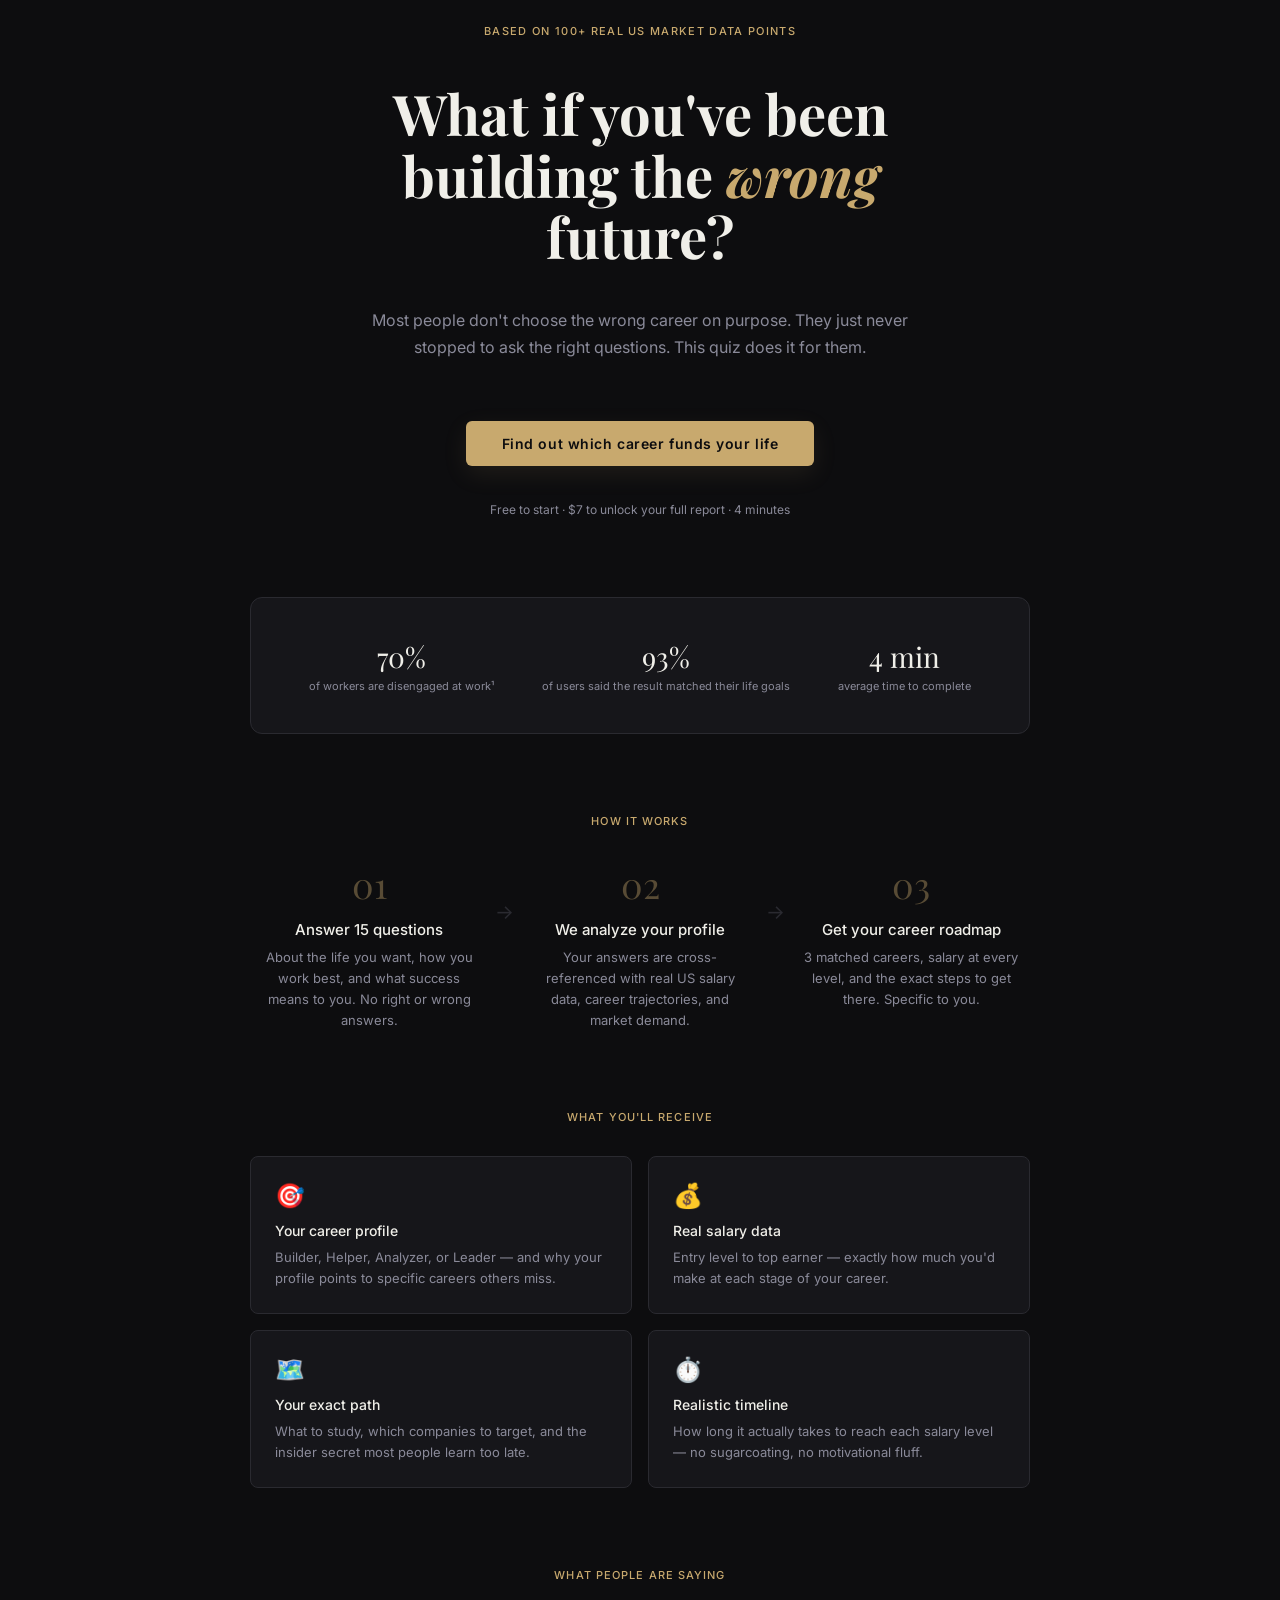
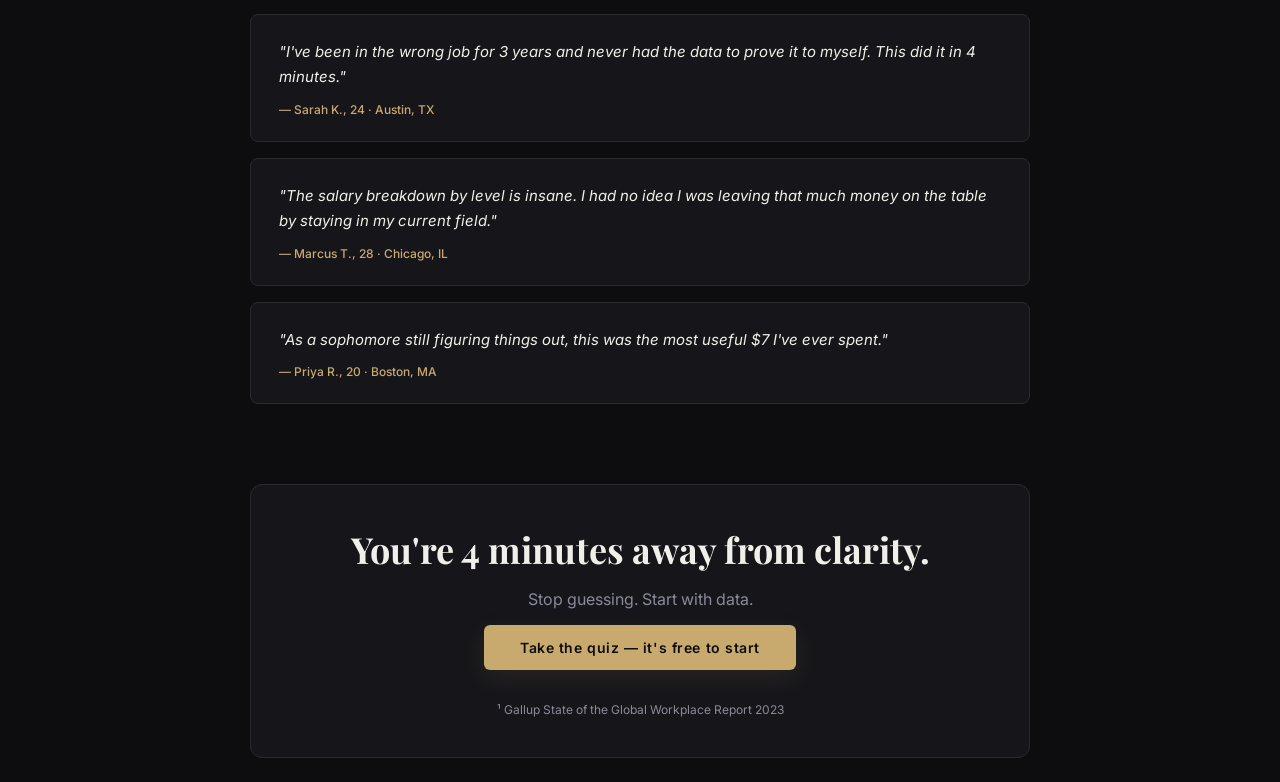
<file: index.html>
<!DOCTYPE html>
<html lang="en">
<head>
    <meta charset="UTF-8">
    <meta name="viewport" content="width=device-width, initial-scale=1.0">
    <title>DreamCareer — Find the career that funds your life</title>
    <link href="https://fonts.googleapis.com/css2?family=Inter:wght@300;400;500;600&family=Playfair+Display:wght@700&display=swap" rel="stylesheet">
    <link rel="stylesheet" href="css/style.css">
</head>
<body>

 
    <section id="landing">

    
    <div class="hero-block">
        <p class="eyebrow">Based on 100+ real US market data points</p>
        <h1 class="hero-title">What if you've been building the <em>wrong</em> future?</h1>
        <p class="hero-sub">Most people don't choose the wrong career on purpose. They just never stopped to ask the right questions. This quiz does it for them.</p>
        <button class="btn-primary" onclick="startQuiz()">Find out which career funds your life</button>
        <p class="disclaimer">Free to start · $7 to unlock your full report · 4 minutes</p>
    </div>

    
    <div class="stats-block">
        <div class="stat">
            <div class="stat-number">70%</div>
            <div class="stat-label">of workers are disengaged at work¹</div>
        </div>
        <div class="stat">
            <div class="stat-number">93%</div>
            <div class="stat-label">of users said the result matched their life goals</div>
        </div>
        <div class="stat">
            <div class="stat-number">4 min</div>
            <div class="stat-label">average time to complete</div>
        </div>
    </div>

    
    <div class="how-block">
        <p class="section-label-center">How it works</p>
        <div class="steps-row">
            <div class="step">
                <div class="step-number">01</div>
                <h3 class="step-title">Answer 15 questions</h3>
                <p class="step-desc">About the life you want, how you work best, and what success means to you. No right or wrong answers.</p>
            </div>
            <div class="step-arrow">→</div>
            <div class="step">
                <div class="step-number">02</div>
                <h3 class="step-title">We analyze your profile</h3>
                <p class="step-desc">Your answers are cross-referenced with real US salary data, career trajectories, and market demand.</p>
            </div>
            <div class="step-arrow">→</div>
            <div class="step">
                <div class="step-number">03</div>
                <h3 class="step-title">Get your career roadmap</h3>
                <p class="step-desc">3 matched careers, salary at every level, and the exact steps to get there. Specific to you.</p>
            </div>
        </div>
    </div>

  
    <div class="preview-block">
        <p class="section-label-center">What you'll receive</p>
        <div class="preview-grid">
            <div class="preview-item">
                <span class="preview-icon">🎯</span>
                <h4 class="preview-item-title">Your career profile</h4>
                <p class="preview-item-desc">Builder, Helper, Analyzer, or Leader — and why your profile points to specific careers others miss.</p>
            </div>
            <div class="preview-item">
                <span class="preview-icon">💰</span>
                <h4 class="preview-item-title">Real salary data</h4>
                <p class="preview-item-desc">Entry level to top earner — exactly how much you'd make at each stage of your career.</p>
            </div>
            <div class="preview-item">
                <span class="preview-icon">🗺️</span>
                <h4 class="preview-item-title">Your exact path</h4>
                <p class="preview-item-desc">What to study, which companies to target, and the insider secret most people learn too late.</p>
            </div>
            <div class="preview-item">
                <span class="preview-icon">⏱️</span>
                <h4 class="preview-item-title">Realistic timeline</h4>
                <p class="preview-item-desc">How long it actually takes to reach each salary level — no sugarcoating, no motivational fluff.</p>
            </div>
        </div>
    </div>

    
    <div class="testimonials-block">
        <p class="section-label-center">What people are saying</p>
        <div class="testimonials-row">
            <div class="testimonial">
                <p class="testimonial-text">"I've been in the wrong job for 3 years and never had the data to prove it to myself. This did it in 4 minutes."</p>
                <p class="testimonial-author">— Sarah K., 24 · Austin, TX</p>
            </div>
            <div class="testimonial">
                <p class="testimonial-text">"The salary breakdown by level is insane. I had no idea I was leaving that much money on the table by staying in my current field."</p>
                <p class="testimonial-author">— Marcus T., 28 · Chicago, IL</p>
            </div>
            <div class="testimonial">
                <p class="testimonial-text">"As a sophomore still figuring things out, this was the most useful $7 I've ever spent."</p>
                <p class="testimonial-author">— Priya R., 20 · Boston, MA</p>
            </div>
        </div>
    </div>

 
    <div class="final-cta-block">
        <h2 class="final-cta-title">You're 4 minutes away from clarity.</h2>
        <p class="final-cta-sub">Stop guessing. Start with data.</p>
        <button class="btn-primary" onclick="startQuiz()">Take the quiz — it's free to start</button>
        <p class="disclaimer">¹ Gallup State of the Global Workplace Report 2023</p>
    </div>

</section>

 
    <section id="quiz">
        <div class="progress-bar">
            <div class="progress-fill" id="progress-fill"></div>
        </div>
        <p class="question-count" id="question-count"></p>
        <h2 class="question-text" id="question-text"></h2>
        <div class="options-grid" id="options-grid"></div>
    </section>

 
    <section id="loading">
        <div class="loading-ring"></div>
        <h2 class="loading-title">Analyzing your profile</h2>
        <p class="loading-sub">Cross-referencing your answers with salary data, career trajectories, and market demand.</p>
    </section>

 
    <section id="result">
        <span class="profile-tag" id="profile-tag"></span>
        <h2 class="result-title" id="result-title"></h2>
        <p class="result-hook" id="result-hook"></p>
        <div class="preview-card" id="preview-card"></div>
        <div id="paywall-block"></div>
        <div id="full-result" style="display:none"></div>
    </section>

    <script src="js/quiz.js"></script>
</body>
</html>
</file>
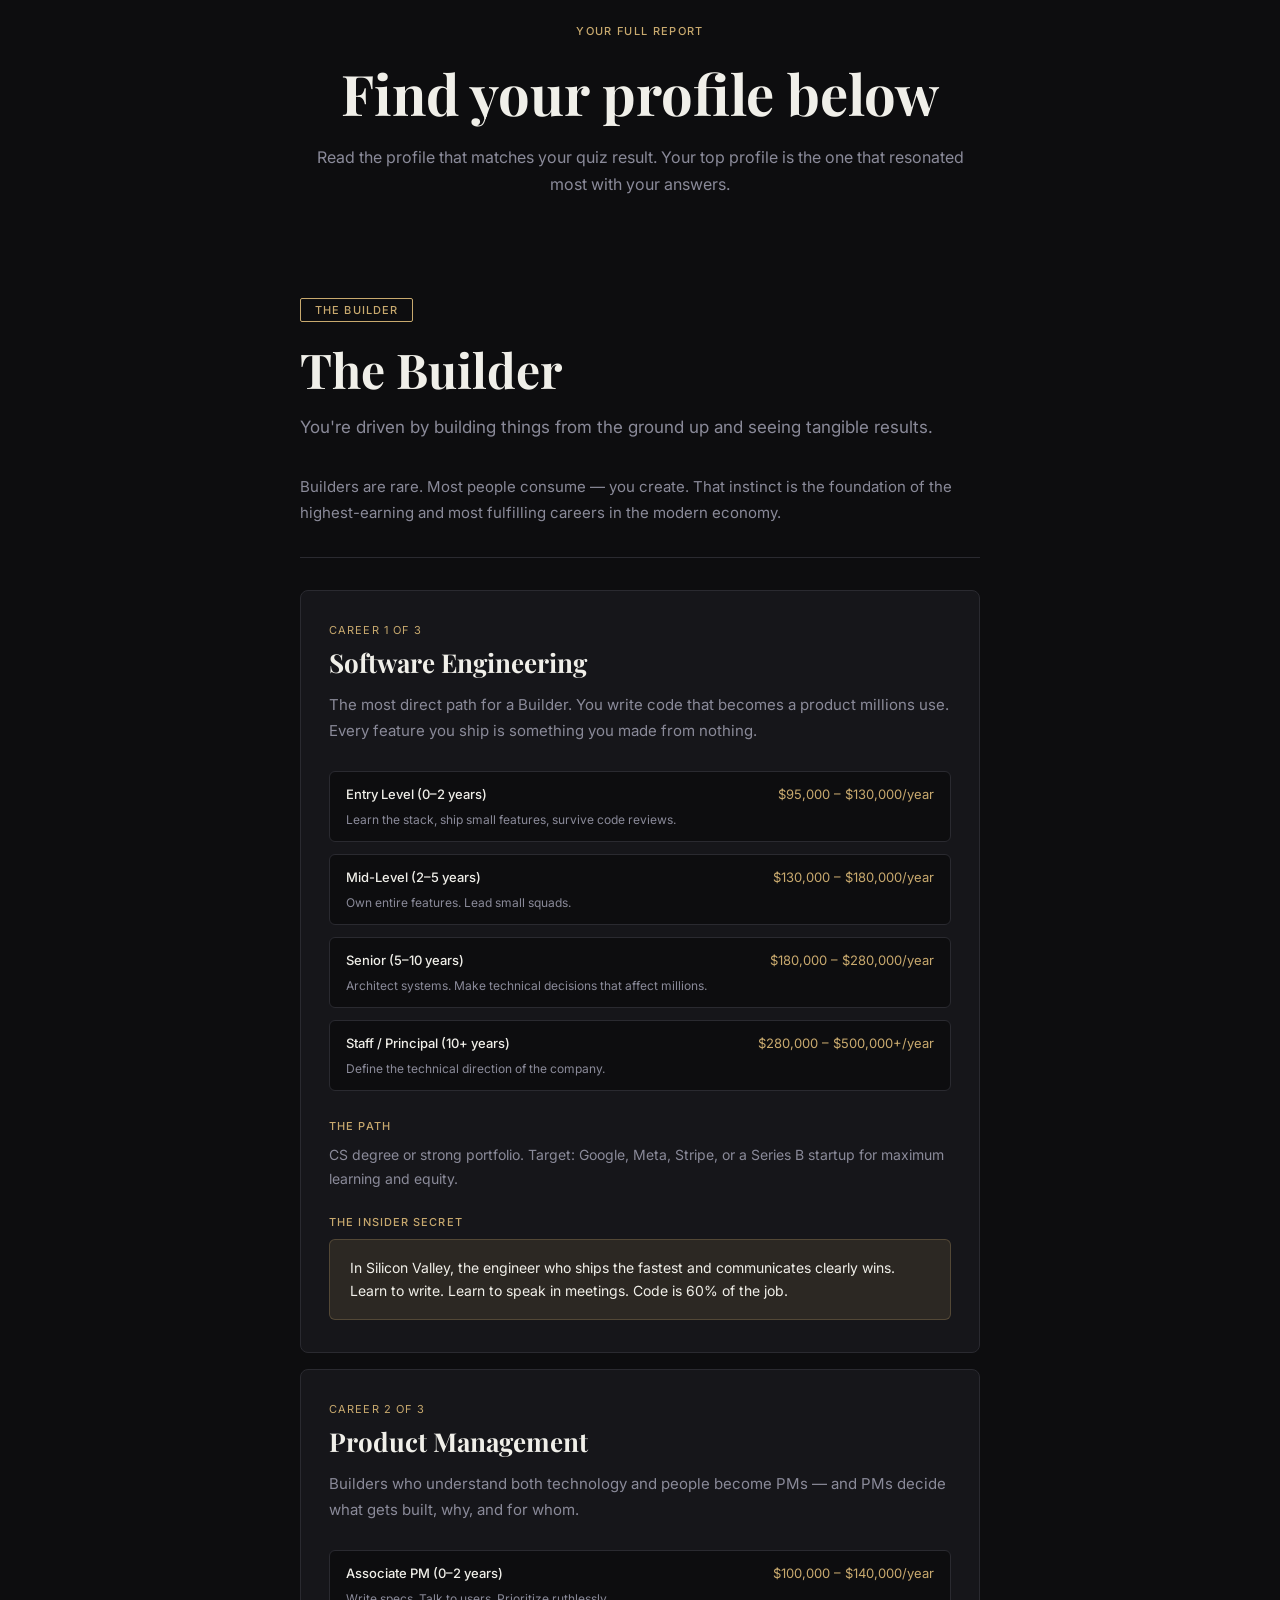
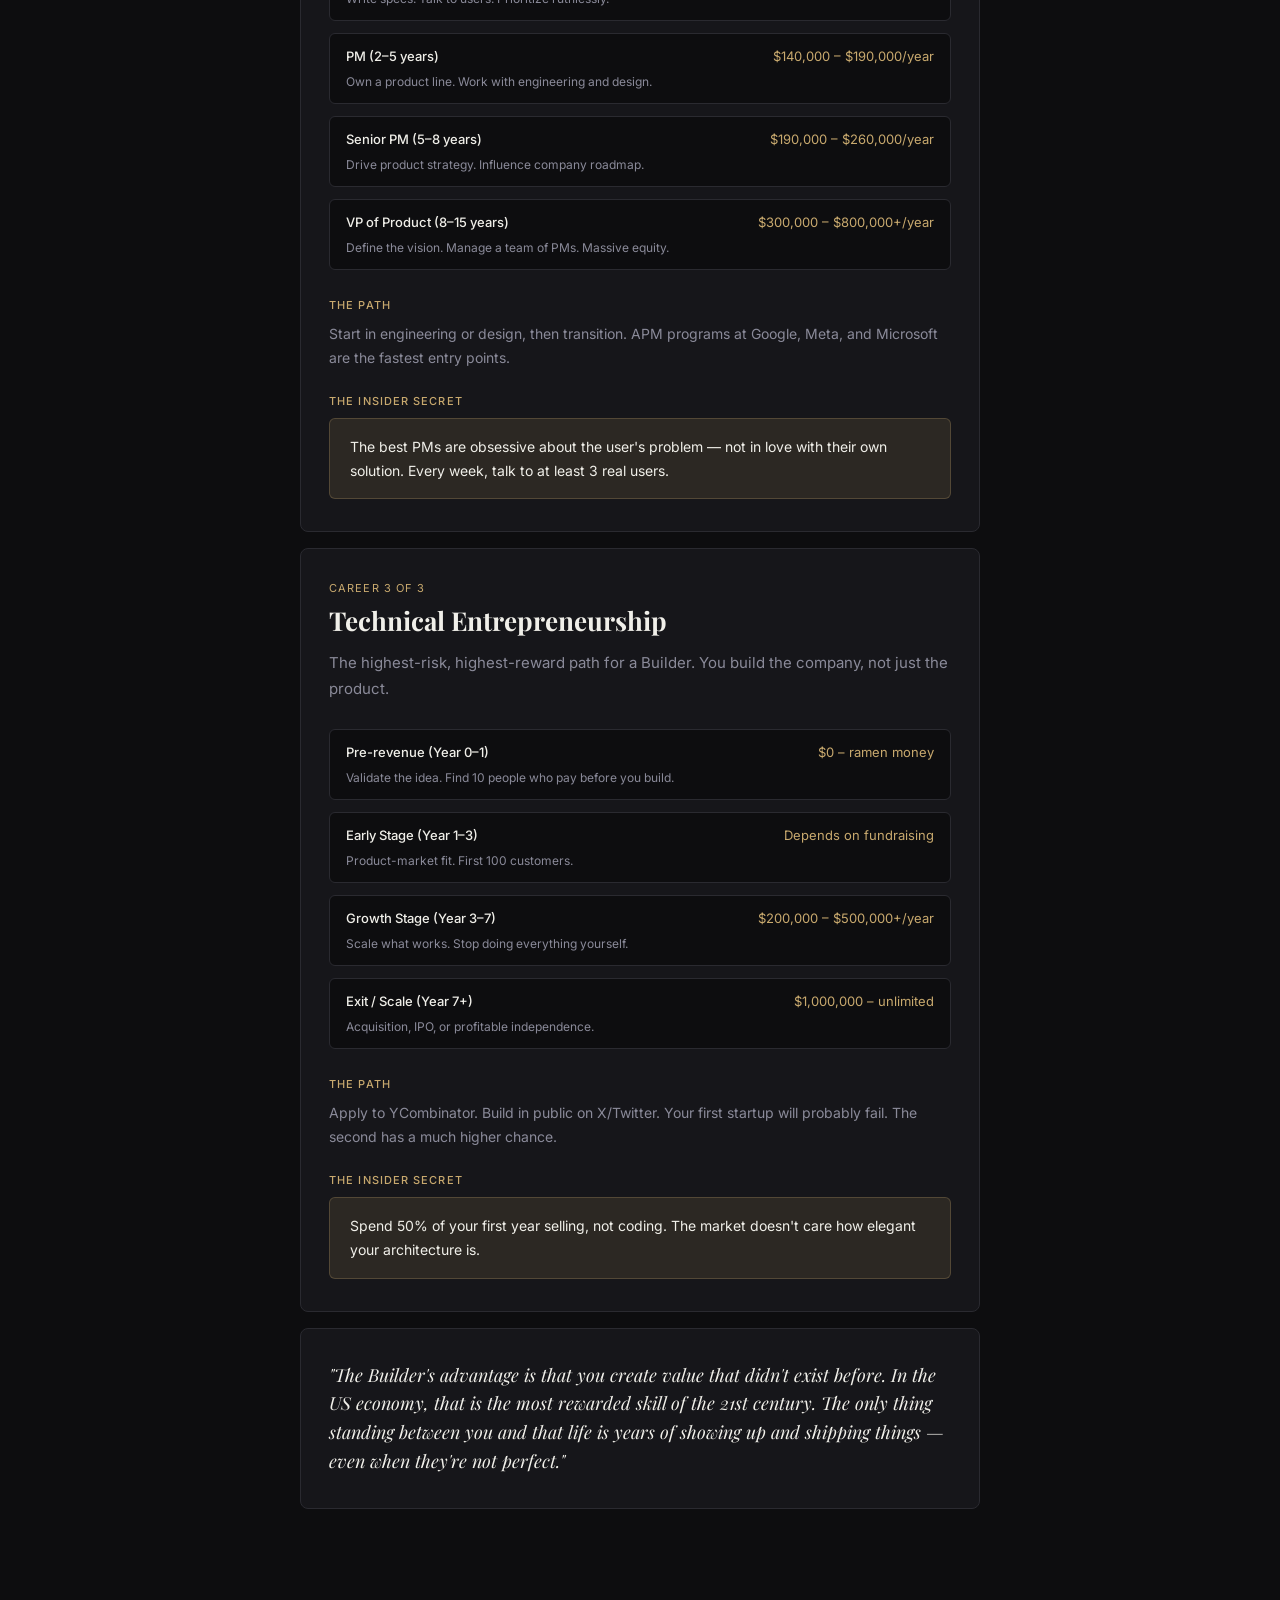
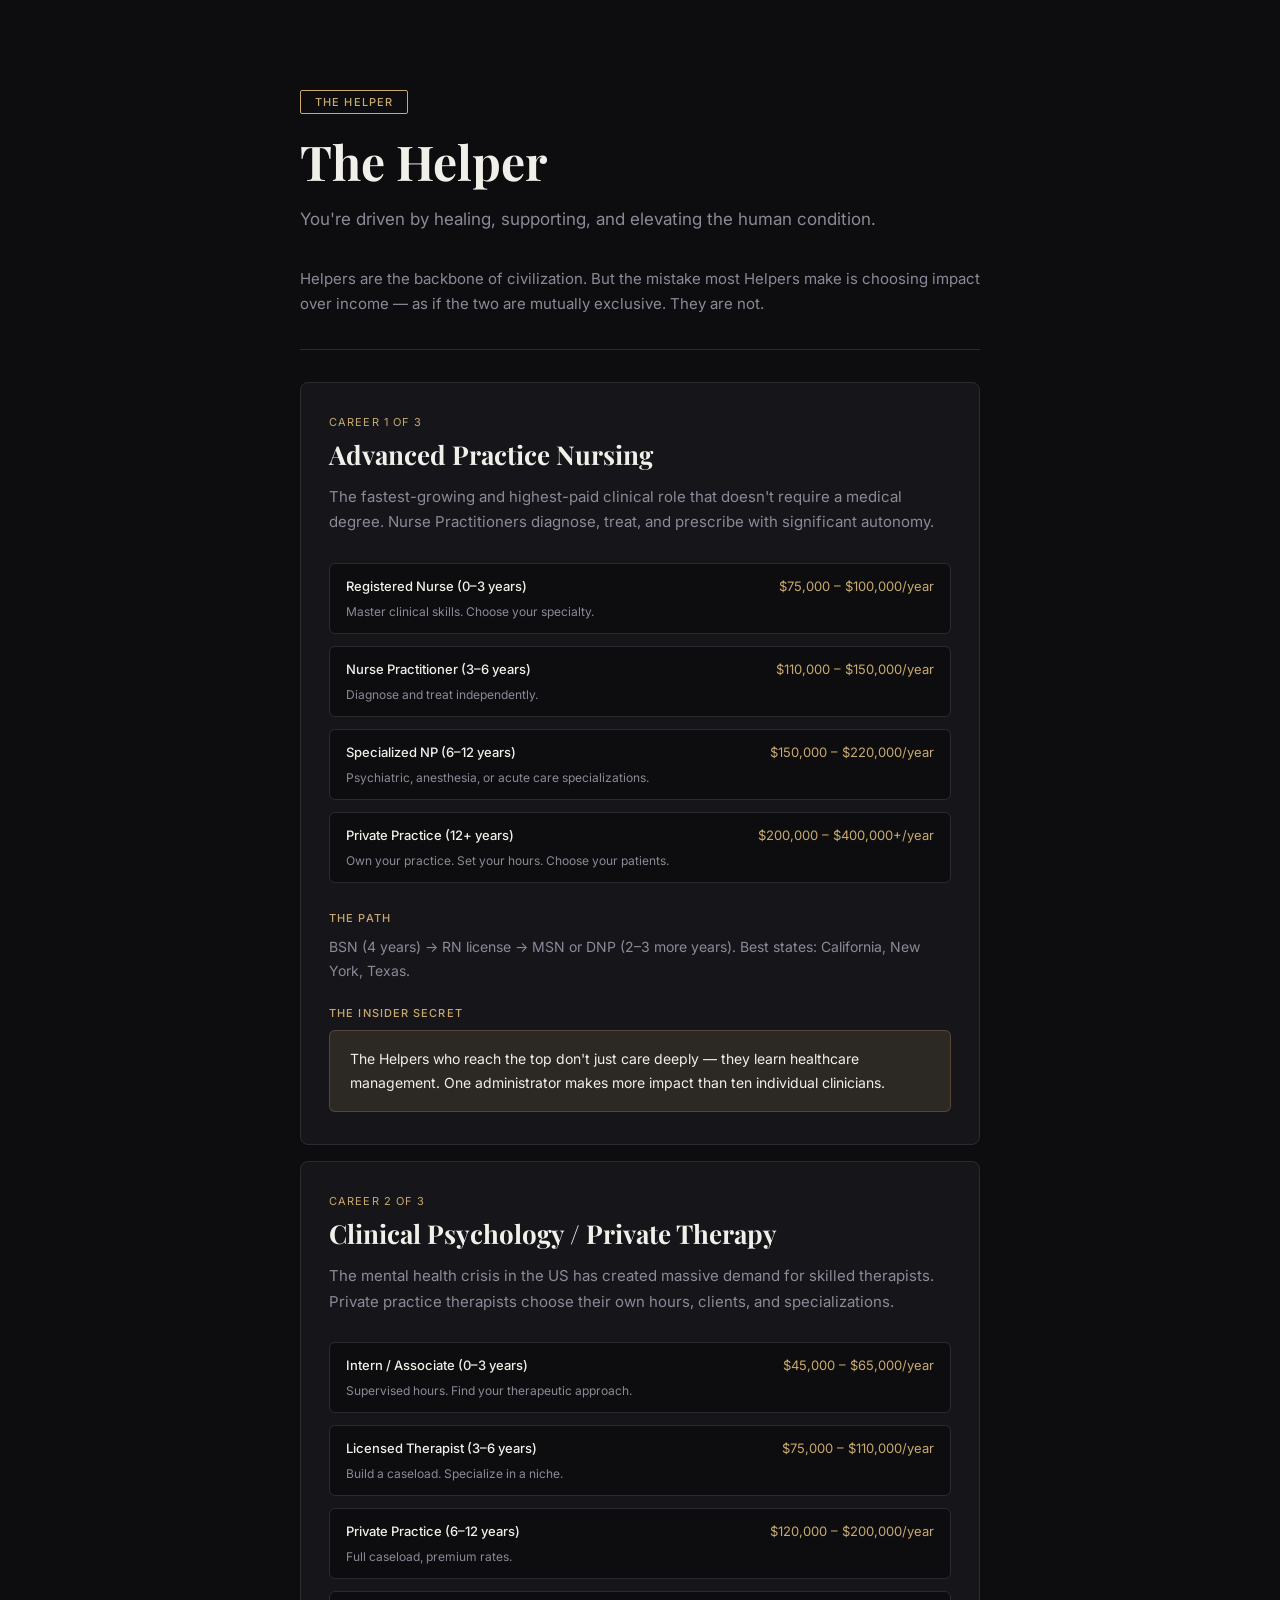
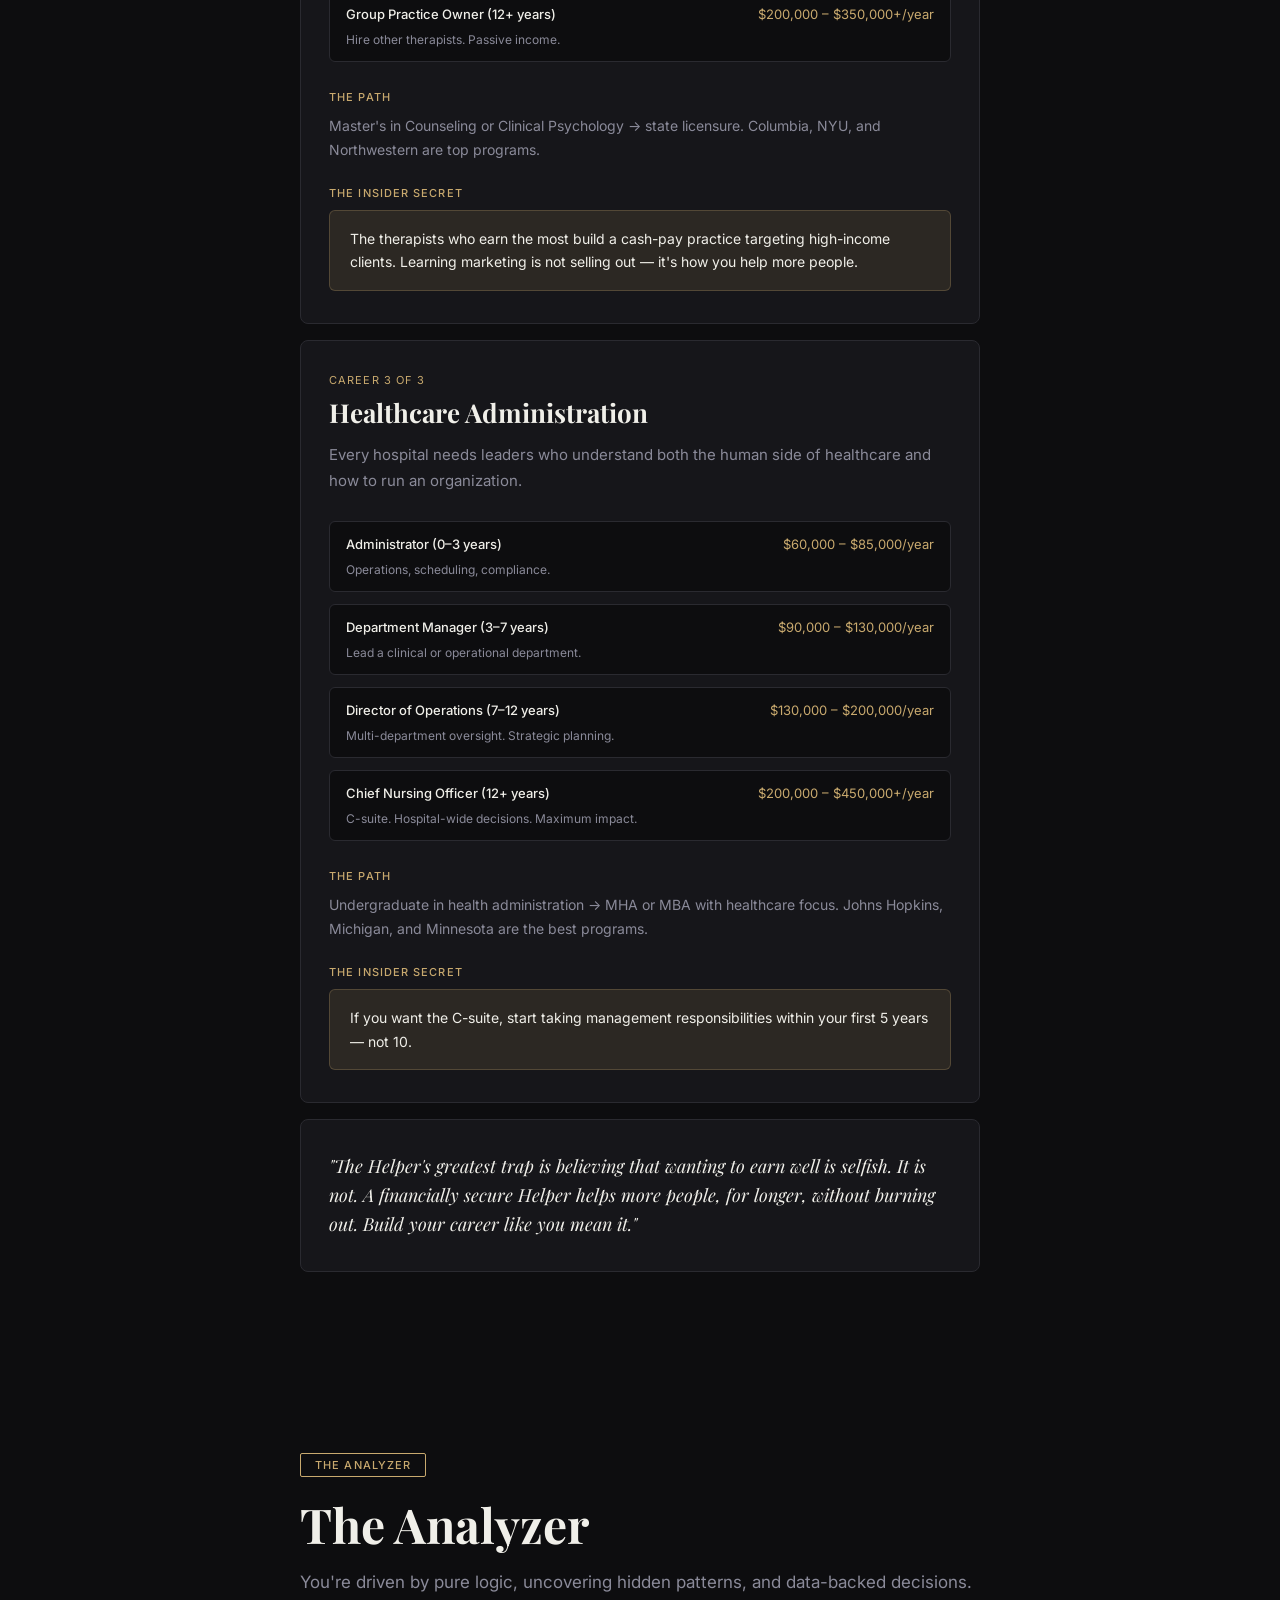
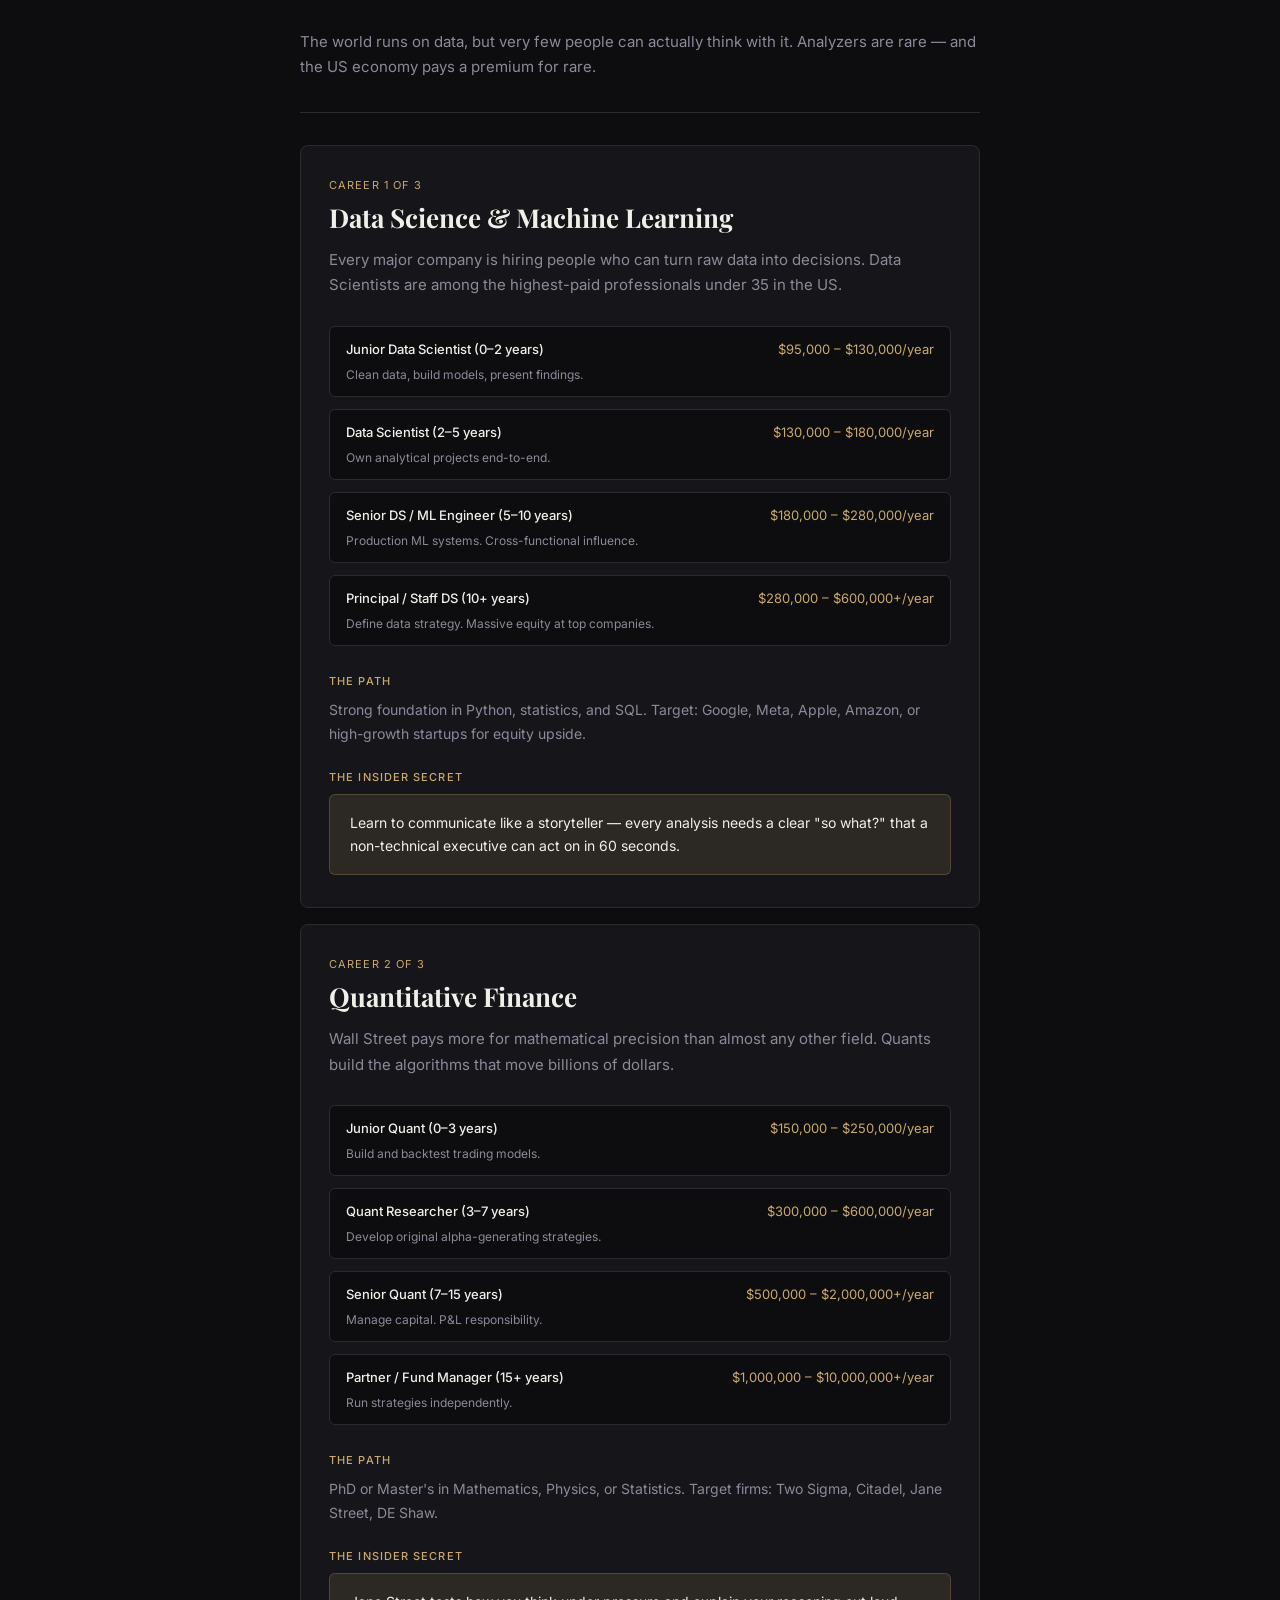
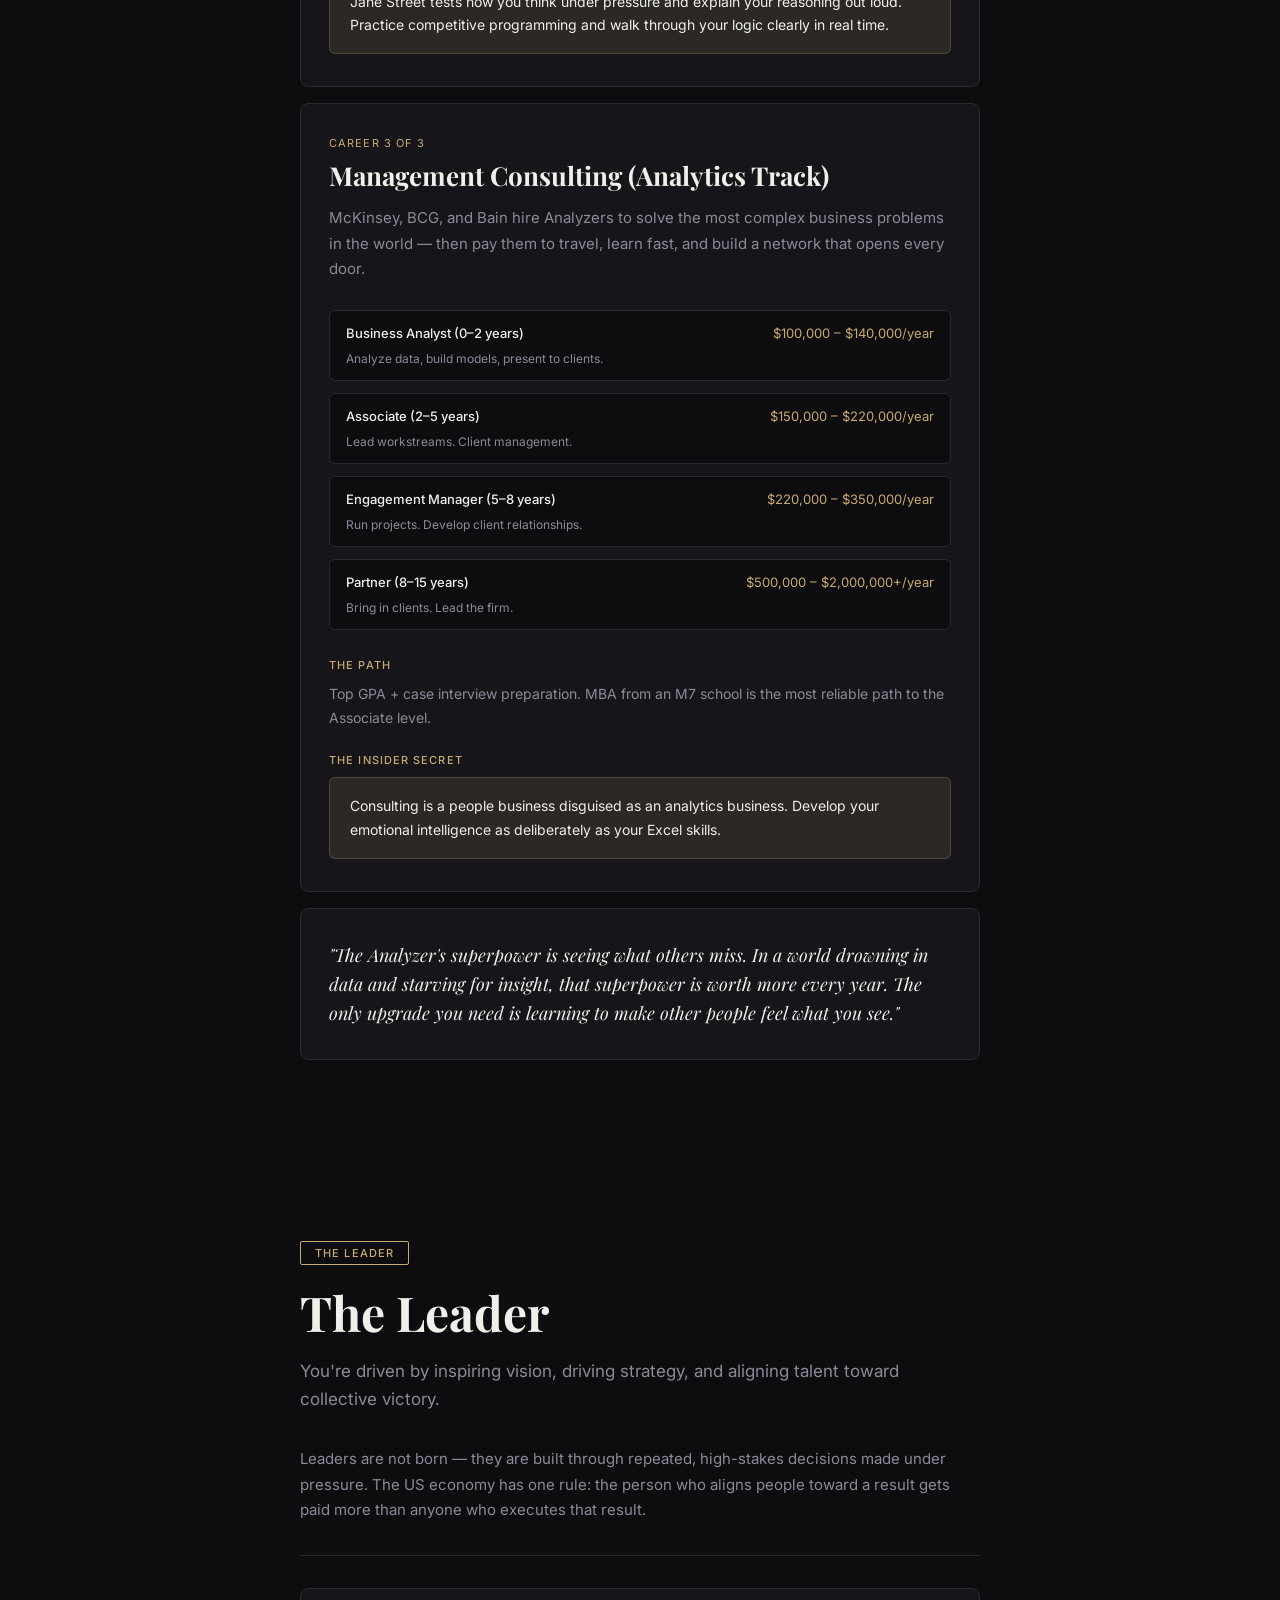
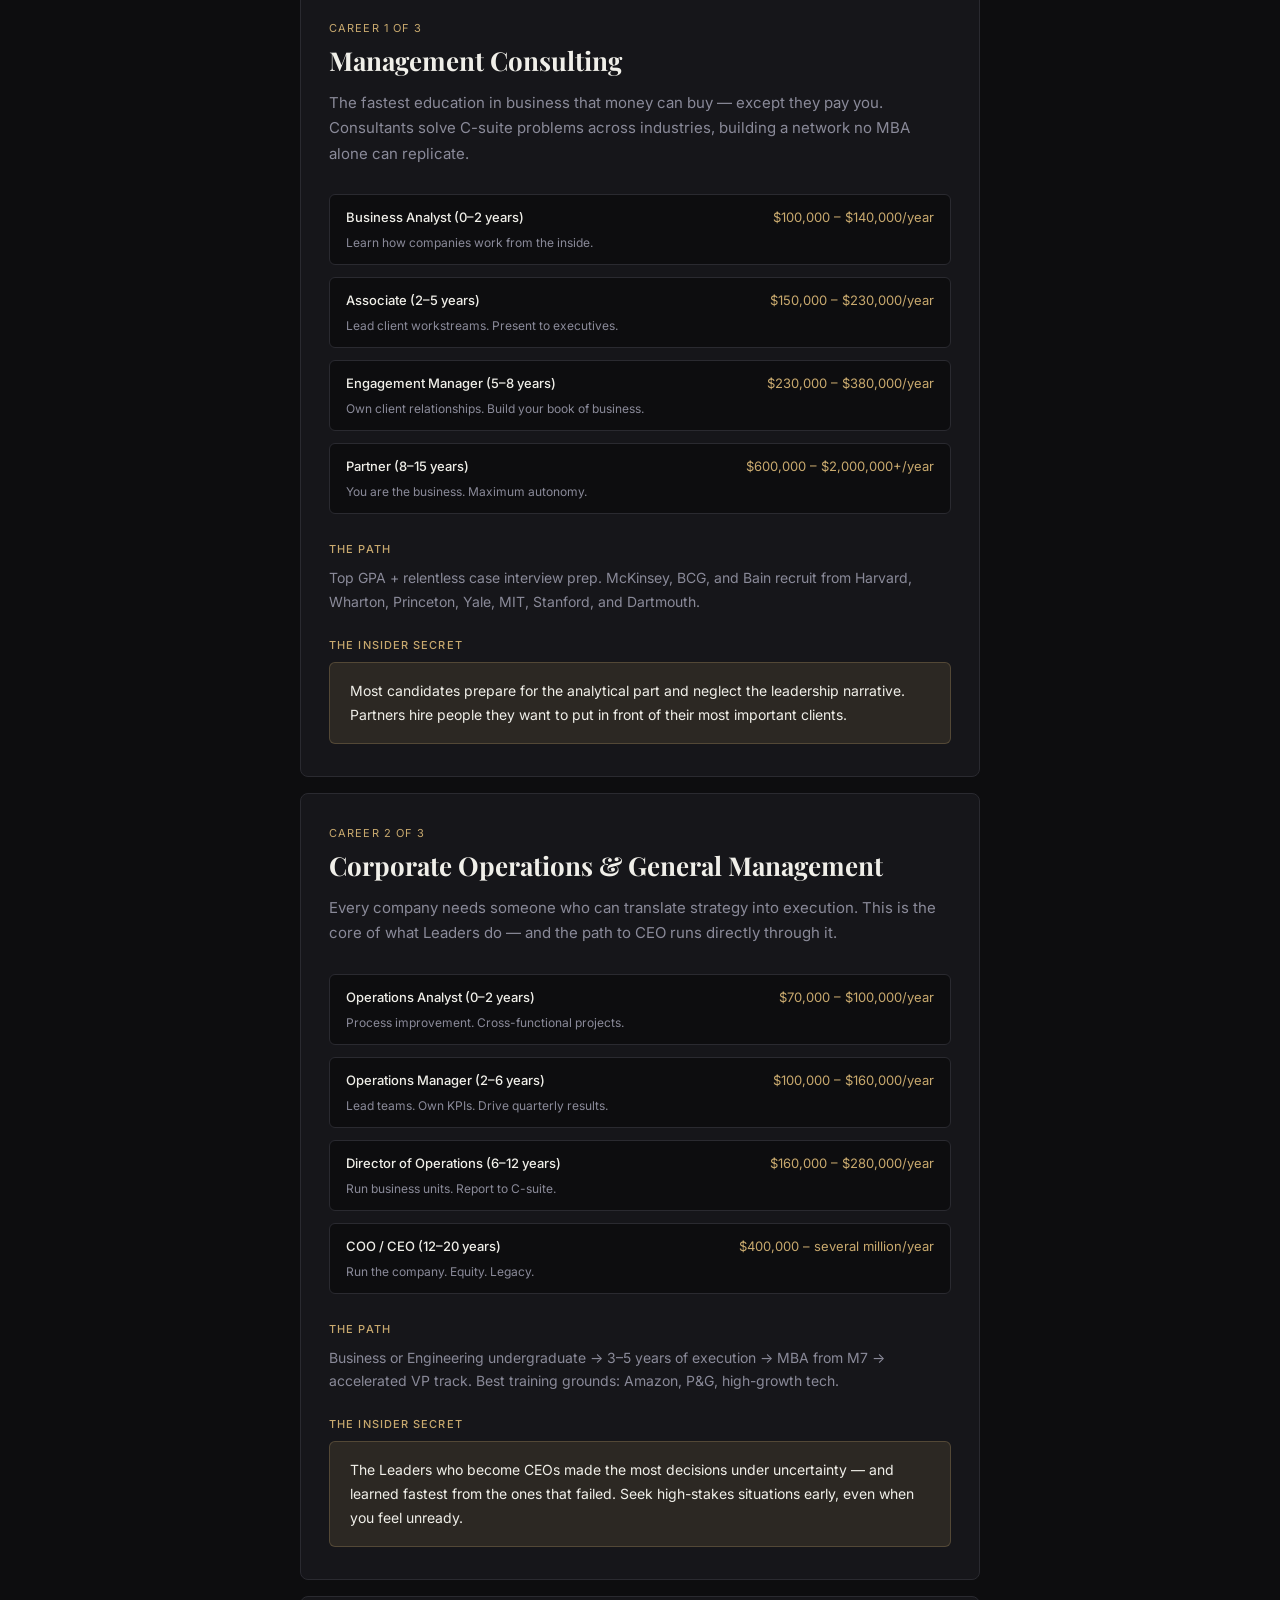
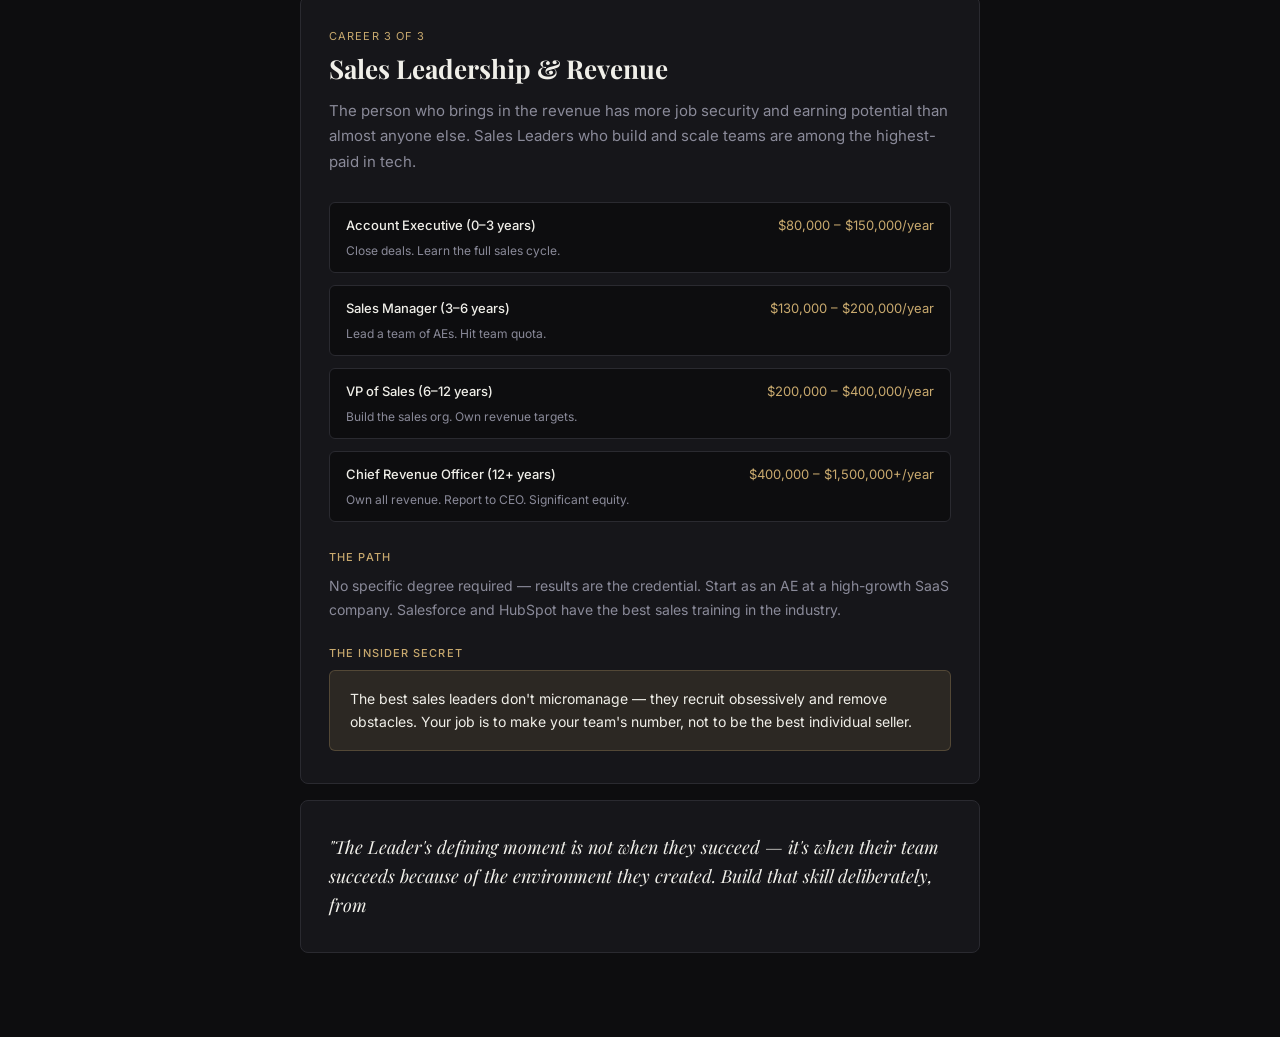
<file: result.html>
<!DOCTYPE html>
<html lang="en">
<head>
    <meta charset="UTF-8">
    <meta name="viewport" content="width=device-width, initial-scale=1.0">
    <title>Your DreamCareer Report</title>
    <link href="https://fonts.googleapis.com/css2?family=Inter:wght@300;400;500;600&family=Playfair+Display:wght@700&display=swap" rel="stylesheet">
    <link rel="stylesheet" href="css/style.css">
    <style>
        .profile-section {
            max-width: 680px;
            width: 100%;
            margin-bottom: 60px;
        }
        .divider {
            border: none;
            border-top: 1px solid var(--border);
            margin: 60px 0;
        }
        .page-header {
            max-width: 680px;
            width: 100%;
            text-align: center;
            margin-bottom: 60px;
        }
    </style>
</head>
<body>

    <div class="page-header">
        <p class="eyebrow">Your Full Report</p>
        <h1 class="hero-title">Find your profile below</h1>
        <p class="hero-sub">Read the profile that matches your quiz result. Your top profile is the one that resonated most with your answers.</p>
    </div>

  
    <div class="profile-section">
        <span class="profile-tag">The Builder</span>
        <h2 class="result-title">The Builder</h2>
        <p class="result-hook">You're driven by building things from the ground up and seeing tangible results.</p>
        <p class="result-intro">Builders are rare. Most people consume — you create. That instinct is the foundation of the highest-earning and most fulfilling careers in the modern economy.</p>

        <div class="career-block">
            <p class="career-number">Career 1 of 3</p>
            <h3 class="career-title">Software Engineering</h3>
            <p class="career-why">The most direct path for a Builder. You write code that becomes a product millions use. Every feature you ship is something you made from nothing.</p>
            <div class="levels-table">
                <div class="level-row"><span class="level-name">Entry Level (0–2 years)</span><span class="level-salary">$95,000 – $130,000/year</span><span class="level-focus">Learn the stack, ship small features, survive code reviews.</span></div>
                <div class="level-row"><span class="level-name">Mid-Level (2–5 years)</span><span class="level-salary">$130,000 – $180,000/year</span><span class="level-focus">Own entire features. Lead small squads.</span></div>
                <div class="level-row"><span class="level-name">Senior (5–10 years)</span><span class="level-salary">$180,000 – $280,000/year</span><span class="level-focus">Architect systems. Make technical decisions that affect millions.</span></div>
                <div class="level-row"><span class="level-name">Staff / Principal (10+ years)</span><span class="level-salary">$280,000 – $500,000+/year</span><span class="level-focus">Define the technical direction of the company.</span></div>
            </div>
            <p class="section-label">The path</p>
            <p class="section-text">CS degree or strong portfolio. Target: Google, Meta, Stripe, or a Series B startup for maximum learning and equity.</p>
            <p class="section-label">The insider secret</p>
            <div class="secret-box">In Silicon Valley, the engineer who ships the fastest and communicates clearly wins. Learn to write. Learn to speak in meetings. Code is 60% of the job.</div>
        </div>

        <div class="career-block">
            <p class="career-number">Career 2 of 3</p>
            <h3 class="career-title">Product Management</h3>
            <p class="career-why">Builders who understand both technology and people become PMs — and PMs decide what gets built, why, and for whom.</p>
            <div class="levels-table">
                <div class="level-row"><span class="level-name">Associate PM (0–2 years)</span><span class="level-salary">$100,000 – $140,000/year</span><span class="level-focus">Write specs. Talk to users. Prioritize ruthlessly.</span></div>
                <div class="level-row"><span class="level-name">PM (2–5 years)</span><span class="level-salary">$140,000 – $190,000/year</span><span class="level-focus">Own a product line. Work with engineering and design.</span></div>
                <div class="level-row"><span class="level-name">Senior PM (5–8 years)</span><span class="level-salary">$190,000 – $260,000/year</span><span class="level-focus">Drive product strategy. Influence company roadmap.</span></div>
                <div class="level-row"><span class="level-name">VP of Product (8–15 years)</span><span class="level-salary">$300,000 – $800,000+/year</span><span class="level-focus">Define the vision. Manage a team of PMs. Massive equity.</span></div>
            </div>
            <p class="section-label">The path</p>
            <p class="section-text">Start in engineering or design, then transition. APM programs at Google, Meta, and Microsoft are the fastest entry points.</p>
            <p class="section-label">The insider secret</p>
            <div class="secret-box">The best PMs are obsessive about the user's problem — not in love with their own solution. Every week, talk to at least 3 real users.</div>
        </div>

        <div class="career-block">
            <p class="career-number">Career 3 of 3</p>
            <h3 class="career-title">Technical Entrepreneurship</h3>
            <p class="career-why">The highest-risk, highest-reward path for a Builder. You build the company, not just the product.</p>
            <div class="levels-table">
                <div class="level-row"><span class="level-name">Pre-revenue (Year 0–1)</span><span class="level-salary">$0 – ramen money</span><span class="level-focus">Validate the idea. Find 10 people who pay before you build.</span></div>
                <div class="level-row"><span class="level-name">Early Stage (Year 1–3)</span><span class="level-salary">Depends on fundraising</span><span class="level-focus">Product-market fit. First 100 customers.</span></div>
                <div class="level-row"><span class="level-name">Growth Stage (Year 3–7)</span><span class="level-salary">$200,000 – $500,000+/year</span><span class="level-focus">Scale what works. Stop doing everything yourself.</span></div>
                <div class="level-row"><span class="level-name">Exit / Scale (Year 7+)</span><span class="level-salary">$1,000,000 – unlimited</span><span class="level-focus">Acquisition, IPO, or profitable independence.</span></div>
            </div>
            <p class="section-label">The path</p>
            <p class="section-text">Apply to YCombinator. Build in public on X/Twitter. Your first startup will probably fail. The second has a much higher chance.</p>
            <p class="section-label">The insider secret</p>
            <div class="secret-box">Spend 50% of your first year selling, not coding. The market doesn't care how elegant your architecture is.</div>
        </div>

        <div class="final-message">
            <p class="final-message-text">"The Builder's advantage is that you create value that didn't exist before. In the US economy, that is the most rewarded skill of the 21st century. The only thing standing between you and that life is years of showing up and shipping things — even when they're not perfect."</p>
        </div>
    </div>

    <hr class="divider">


    <div class="profile-section">
        <span class="profile-tag">The Helper</span>
        <h2 class="result-title">The Helper</h2>
        <p class="result-hook">You're driven by healing, supporting, and elevating the human condition.</p>
        <p class="result-intro">Helpers are the backbone of civilization. But the mistake most Helpers make is choosing impact over income — as if the two are mutually exclusive. They are not.</p>

        <div class="career-block">
            <p class="career-number">Career 1 of 3</p>
            <h3 class="career-title">Advanced Practice Nursing</h3>
            <p class="career-why">The fastest-growing and highest-paid clinical role that doesn't require a medical degree. Nurse Practitioners diagnose, treat, and prescribe with significant autonomy.</p>
            <div class="levels-table">
                <div class="level-row"><span class="level-name">Registered Nurse (0–3 years)</span><span class="level-salary">$75,000 – $100,000/year</span><span class="level-focus">Master clinical skills. Choose your specialty.</span></div>
                <div class="level-row"><span class="level-name">Nurse Practitioner (3–6 years)</span><span class="level-salary">$110,000 – $150,000/year</span><span class="level-focus">Diagnose and treat independently.</span></div>
                <div class="level-row"><span class="level-name">Specialized NP (6–12 years)</span><span class="level-salary">$150,000 – $220,000/year</span><span class="level-focus">Psychiatric, anesthesia, or acute care specializations.</span></div>
                <div class="level-row"><span class="level-name">Private Practice (12+ years)</span><span class="level-salary">$200,000 – $400,000+/year</span><span class="level-focus">Own your practice. Set your hours. Choose your patients.</span></div>
            </div>
            <p class="section-label">The path</p>
            <p class="section-text">BSN (4 years) → RN license → MSN or DNP (2–3 more years). Best states: California, New York, Texas.</p>
            <p class="section-label">The insider secret</p>
            <div class="secret-box">The Helpers who reach the top don't just care deeply — they learn healthcare management. One administrator makes more impact than ten individual clinicians.</div>
        </div>

        <div class="career-block">
            <p class="career-number">Career 2 of 3</p>
            <h3 class="career-title">Clinical Psychology / Private Therapy</h3>
            <p class="career-why">The mental health crisis in the US has created massive demand for skilled therapists. Private practice therapists choose their own hours, clients, and specializations.</p>
            <div class="levels-table">
                <div class="level-row"><span class="level-name">Intern / Associate (0–3 years)</span><span class="level-salary">$45,000 – $65,000/year</span><span class="level-focus">Supervised hours. Find your therapeutic approach.</span></div>
                <div class="level-row"><span class="level-name">Licensed Therapist (3–6 years)</span><span class="level-salary">$75,000 – $110,000/year</span><span class="level-focus">Build a caseload. Specialize in a niche.</span></div>
                <div class="level-row"><span class="level-name">Private Practice (6–12 years)</span><span class="level-salary">$120,000 – $200,000/year</span><span class="level-focus">Full caseload, premium rates.</span></div>
                <div class="level-row"><span class="level-name">Group Practice Owner (12+ years)</span><span class="level-salary">$200,000 – $350,000+/year</span><span class="level-focus">Hire other therapists. Passive income.</span></div>
            </div>
            <p class="section-label">The path</p>
            <p class="section-text">Master's in Counseling or Clinical Psychology → state licensure. Columbia, NYU, and Northwestern are top programs.</p>
            <p class="section-label">The insider secret</p>
            <div class="secret-box">The therapists who earn the most build a cash-pay practice targeting high-income clients. Learning marketing is not selling out — it's how you help more people.</div>
        </div>

        <div class="career-block">
            <p class="career-number">Career 3 of 3</p>
            <h3 class="career-title">Healthcare Administration</h3>
            <p class="career-why">Every hospital needs leaders who understand both the human side of healthcare and how to run an organization.</p>
            <div class="levels-table">
                <div class="level-row"><span class="level-name">Administrator (0–3 years)</span><span class="level-salary">$60,000 – $85,000/year</span><span class="level-focus">Operations, scheduling, compliance.</span></div>
                <div class="level-row"><span class="level-name">Department Manager (3–7 years)</span><span class="level-salary">$90,000 – $130,000/year</span><span class="level-focus">Lead a clinical or operational department.</span></div>
                <div class="level-row"><span class="level-name">Director of Operations (7–12 years)</span><span class="level-salary">$130,000 – $200,000/year</span><span class="level-focus">Multi-department oversight. Strategic planning.</span></div>
                <div class="level-row"><span class="level-name">Chief Nursing Officer (12+ years)</span><span class="level-salary">$200,000 – $450,000+/year</span><span class="level-focus">C-suite. Hospital-wide decisions. Maximum impact.</span></div>
            </div>
            <p class="section-label">The path</p>
            <p class="section-text">Undergraduate in health administration → MHA or MBA with healthcare focus. Johns Hopkins, Michigan, and Minnesota are the best programs.</p>
            <p class="section-label">The insider secret</p>
            <div class="secret-box">If you want the C-suite, start taking management responsibilities within your first 5 years — not 10.</div>
        </div>

        <div class="final-message">
            <p class="final-message-text">"The Helper's greatest trap is believing that wanting to earn well is selfish. It is not. A financially secure Helper helps more people, for longer, without burning out. Build your career like you mean it."</p>
        </div>
    </div>

    <hr class="divider">


    <div class="profile-section">
        <span class="profile-tag">The Analyzer</span>
        <h2 class="result-title">The Analyzer</h2>
        <p class="result-hook">You're driven by pure logic, uncovering hidden patterns, and data-backed decisions.</p>
        <p class="result-intro">The world runs on data, but very few people can actually think with it. Analyzers are rare — and the US economy pays a premium for rare.</p>

        <div class="career-block">
            <p class="career-number">Career 1 of 3</p>
            <h3 class="career-title">Data Science & Machine Learning</h3>
            <p class="career-why">Every major company is hiring people who can turn raw data into decisions. Data Scientists are among the highest-paid professionals under 35 in the US.</p>
            <div class="levels-table">
                <div class="level-row"><span class="level-name">Junior Data Scientist (0–2 years)</span><span class="level-salary">$95,000 – $130,000/year</span><span class="level-focus">Clean data, build models, present findings.</span></div>
                <div class="level-row"><span class="level-name">Data Scientist (2–5 years)</span><span class="level-salary">$130,000 – $180,000/year</span><span class="level-focus">Own analytical projects end-to-end.</span></div>
                <div class="level-row"><span class="level-name">Senior DS / ML Engineer (5–10 years)</span><span class="level-salary">$180,000 – $280,000/year</span><span class="level-focus">Production ML systems. Cross-functional influence.</span></div>
                <div class="level-row"><span class="level-name">Principal / Staff DS (10+ years)</span><span class="level-salary">$280,000 – $600,000+/year</span><span class="level-focus">Define data strategy. Massive equity at top companies.</span></div>
            </div>
            <p class="section-label">The path</p>
            <p class="section-text">Strong foundation in Python, statistics, and SQL. Target: Google, Meta, Apple, Amazon, or high-growth startups for equity upside.</p>
            <p class="section-label">The insider secret</p>
            <div class="secret-box">Learn to communicate like a storyteller — every analysis needs a clear "so what?" that a non-technical executive can act on in 60 seconds.</div>
        </div>

        <div class="career-block">
            <p class="career-number">Career 2 of 3</p>
            <h3 class="career-title">Quantitative Finance</h3>
            <p class="career-why">Wall Street pays more for mathematical precision than almost any other field. Quants build the algorithms that move billions of dollars.</p>
            <div class="levels-table">
                <div class="level-row"><span class="level-name">Junior Quant (0–3 years)</span><span class="level-salary">$150,000 – $250,000/year</span><span class="level-focus">Build and backtest trading models.</span></div>
                <div class="level-row"><span class="level-name">Quant Researcher (3–7 years)</span><span class="level-salary">$300,000 – $600,000/year</span><span class="level-focus">Develop original alpha-generating strategies.</span></div>
                <div class="level-row"><span class="level-name">Senior Quant (7–15 years)</span><span class="level-salary">$500,000 – $2,000,000+/year</span><span class="level-focus">Manage capital. P&L responsibility.</span></div>
                <div class="level-row"><span class="level-name">Partner / Fund Manager (15+ years)</span><span class="level-salary">$1,000,000 – $10,000,000+/year</span><span class="level-focus">Run strategies independently.</span></div>
            </div>
            <p class="section-label">The path</p>
            <p class="section-text">PhD or Master's in Mathematics, Physics, or Statistics. Target firms: Two Sigma, Citadel, Jane Street, DE Shaw.</p>
            <p class="section-label">The insider secret</p>
            <div class="secret-box">Jane Street tests how you think under pressure and explain your reasoning out loud. Practice competitive programming and walk through your logic clearly in real time.</div>
        </div>

        <div class="career-block">
            <p class="career-number">Career 3 of 3</p>
            <h3 class="career-title">Management Consulting (Analytics Track)</h3>
            <p class="career-why">McKinsey, BCG, and Bain hire Analyzers to solve the most complex business problems in the world — then pay them to travel, learn fast, and build a network that opens every door.</p>
            <div class="levels-table">
                <div class="level-row"><span class="level-name">Business Analyst (0–2 years)</span><span class="level-salary">$100,000 – $140,000/year</span><span class="level-focus">Analyze data, build models, present to clients.</span></div>
                <div class="level-row"><span class="level-name">Associate (2–5 years)</span><span class="level-salary">$150,000 – $220,000/year</span><span class="level-focus">Lead workstreams. Client management.</span></div>
                <div class="level-row"><span class="level-name">Engagement Manager (5–8 years)</span><span class="level-salary">$220,000 – $350,000/year</span><span class="level-focus">Run projects. Develop client relationships.</span></div>
                <div class="level-row"><span class="level-name">Partner (8–15 years)</span><span class="level-salary">$500,000 – $2,000,000+/year</span><span class="level-focus">Bring in clients. Lead the firm.</span></div>
            </div>
            <p class="section-label">The path</p>
            <p class="section-text">Top GPA + case interview preparation. MBA from an M7 school is the most reliable path to the Associate level.</p>
            <p class="section-label">The insider secret</p>
            <div class="secret-box">Consulting is a people business disguised as an analytics business. Develop your emotional intelligence as deliberately as your Excel skills.</div>
        </div>

        <div class="final-message">
            <p class="final-message-text">"The Analyzer's superpower is seeing what others miss. In a world drowning in data and starving for insight, that superpower is worth more every year. The only upgrade you need is learning to make other people feel what you see."</p>
        </div>
    </div>

    <hr class="divider">

   
    <div class="profile-section">
        <span class="profile-tag">The Leader</span>
        <h2 class="result-title">The Leader</h2>
        <p class="result-hook">You're driven by inspiring vision, driving strategy, and aligning talent toward collective victory.</p>
        <p class="result-intro">Leaders are not born — they are built through repeated, high-stakes decisions made under pressure. The US economy has one rule: the person who aligns people toward a result gets paid more than anyone who executes that result.</p>

        <div class="career-block">
            <p class="career-number">Career 1 of 3</p>
            <h3 class="career-title">Management Consulting</h3>
            <p class="career-why">The fastest education in business that money can buy — except they pay you. Consultants solve C-suite problems across industries, building a network no MBA alone can replicate.</p>
            <div class="levels-table">
                <div class="level-row"><span class="level-name">Business Analyst (0–2 years)</span><span class="level-salary">$100,000 – $140,000/year</span><span class="level-focus">Learn how companies work from the inside.</span></div>
                <div class="level-row"><span class="level-name">Associate (2–5 years)</span><span class="level-salary">$150,000 – $230,000/year</span><span class="level-focus">Lead client workstreams. Present to executives.</span></div>
                <div class="level-row"><span class="level-name">Engagement Manager (5–8 years)</span><span class="level-salary">$230,000 – $380,000/year</span><span class="level-focus">Own client relationships. Build your book of business.</span></div>
                <div class="level-row"><span class="level-name">Partner (8–15 years)</span><span class="level-salary">$600,000 – $2,000,000+/year</span><span class="level-focus">You are the business. Maximum autonomy.</span></div>
            </div>
            <p class="section-label">The path</p>
            <p class="section-text">Top GPA + relentless case interview prep. McKinsey, BCG, and Bain recruit from Harvard, Wharton, Princeton, Yale, MIT, Stanford, and Dartmouth.</p>
            <p class="section-label">The insider secret</p>
            <div class="secret-box">Most candidates prepare for the analytical part and neglect the leadership narrative. Partners hire people they want to put in front of their most important clients.</div>
        </div>

        <div class="career-block">
            <p class="career-number">Career 2 of 3</p>
            <h3 class="career-title">Corporate Operations & General Management</h3>
            <p class="career-why">Every company needs someone who can translate strategy into execution. This is the core of what Leaders do — and the path to CEO runs directly through it.</p>
            <div class="levels-table">
                <div class="level-row"><span class="level-name">Operations Analyst (0–2 years)</span><span class="level-salary">$70,000 – $100,000/year</span><span class="level-focus">Process improvement. Cross-functional projects.</span></div>
                <div class="level-row"><span class="level-name">Operations Manager (2–6 years)</span><span class="level-salary">$100,000 – $160,000/year</span><span class="level-focus">Lead teams. Own KPIs. Drive quarterly results.</span></div>
                <div class="level-row"><span class="level-name">Director of Operations (6–12 years)</span><span class="level-salary">$160,000 – $280,000/year</span><span class="level-focus">Run business units. Report to C-suite.</span></div>
                <div class="level-row"><span class="level-name">COO / CEO (12–20 years)</span><span class="level-salary">$400,000 – several million/year</span><span class="level-focus">Run the company. Equity. Legacy.</span></div>
            </div>
            <p class="section-label">The path</p>
            <p class="section-text">Business or Engineering undergraduate → 3–5 years of execution → MBA from M7 → accelerated VP track. Best training grounds: Amazon, P&G, high-growth tech.</p>
            <p class="section-label">The insider secret</p>
            <div class="secret-box">The Leaders who become CEOs made the most decisions under uncertainty — and learned fastest from the ones that failed. Seek high-stakes situations early, even when you feel unready.</div>
        </div>

        <div class="career-block">
            <p class="career-number">Career 3 of 3</p>
            <h3 class="career-title">Sales Leadership & Revenue</h3>
            <p class="career-why">The person who brings in the revenue has more job security and earning potential than almost anyone else. Sales Leaders who build and scale teams are among the highest-paid in tech.</p>
            <div class="levels-table">
                <div class="level-row"><span class="level-name">Account Executive (0–3 years)</span><span class="level-salary">$80,000 – $150,000/year</span><span class="level-focus">Close deals. Learn the full sales cycle.</span></div>
                <div class="level-row"><span class="level-name">Sales Manager (3–6 years)</span><span class="level-salary">$130,000 – $200,000/year</span><span class="level-focus">Lead a team of AEs. Hit team quota.</span></div>
                <div class="level-row"><span class="level-name">VP of Sales (6–12 years)</span><span class="level-salary">$200,000 – $400,000/year</span><span class="level-focus">Build the sales org. Own revenue targets.</span></div>
                <div class="level-row"><span class="level-name">Chief Revenue Officer (12+ years)</span><span class="level-salary">$400,000 – $1,500,000+/year</span><span class="level-focus">Own all revenue. Report to CEO. Significant equity.</span></div>
            </div>
            <p class="section-label">The path</p>
            <p class="section-text">No specific degree required — results are the credential. Start as an AE at a high-growth SaaS company. Salesforce and HubSpot have the best sales training in the industry.</p>
            <p class="section-label">The insider secret</p>
            <div class="secret-box">The best sales leaders don't micromanage — they recruit obsessively and remove obstacles. Your job is to make your team's number, not to be the best individual seller.</div>
        </div>

        <div class="final-message">
            <p class="final-message-text">"The Leader's defining moment is not when they succeed — it's when their team succeeds because of the environment they created. Build that skill deliberately, from
</file>
<file: css/style.css>
*, *::before, *::after {
    box-sizing: border-box;
    margin: 0;
    padding: 0;
}

:root {
    --bg: #0D0D0F;
    --surface: #16161A;
    --border: #2A2A30;
    --text: #F0EFE9;
    --muted: #8A8A99;
    --accent: #C8A96E;
    --accent-dim: rgba(200, 169, 110, 0.12);
    --shadow-accent: rgba(200,169,110,0.10);
    --transition-fast: 180ms;
}

body {
    background: var(--bg);
    color: var(--text);
    font-family: 'Inter', sans-serif;
    min-height: 100vh;
    display: flex;
    flex-direction: column;
    align-items: center;
    justify-content: center;
    padding: 24px;
}

/* ── LANDING ── */
#landing {
    max-width: 560px;
    width: 100%;
    text-align: center;
}

.eyebrow {
    font-size: 11px;
    font-weight: 500;
    letter-spacing: 0.12em;
    text-transform: uppercase;
    color: var(--accent);
    margin-bottom: 24px;
}

.hero-title {
    font-family: 'Playfair Display', serif;
    font-size: clamp(36px, 6vw, 56px);
    line-height: 1.1;
    color: var(--text);
    margin-bottom: 20px;
}

.hero-title em {
    font-style: italic;
    color: var(--accent);
}

.hero-sub {
    font-size: 16px;
    line-height: 1.7;
    color: var(--muted);
    margin-bottom: 40px;
}

.stat-row {
    display: flex;
    justify-content: center;
    gap: 40px;
    margin-bottom: 48px;
}

.stat {
    text-align: center;
}

.stat-number {
    font-family: 'Playfair Display', serif;
    font-size: 28px;
    color: var(--text);
}

.stat-label {
    font-size: 11px;
    color: var(--muted);
    margin-top: 4px;
}

.btn-primary {
    background: var(--accent);
    color: #0D0D0F;
    border: none;
    padding: 14px 36px;
    font-family: 'Inter', sans-serif;
    font-size: 14px;
    font-weight: 600;
    letter-spacing: 0.04em;
    border-radius: 6px;
    cursor: pointer;
    transition: transform var(--transition-fast) ease, box-shadow var(--transition-fast) ease, opacity 0.18s;
    display: inline-block;
    width: auto;
    max-width: 360px;
    box-shadow: 0 8px 24px var(--shadow-accent);
}

.btn-primary:hover {
    opacity: 0.98;
    transform: translateY(-3px);
    box-shadow: 0 14px 36px rgba(200,169,110,0.16);
}

.btn-primary:focus-visible {
    outline: 3px solid rgba(200,169,110,0.18);
    outline-offset: 3px;
}

.disclaimer {
    font-size: 12px;
    color: var(--muted);
    margin-top: 16px;
}

/* ── QUIZ ── */
#quiz {
    display: none;
    max-width: 600px;
    width: 100%;
}

.progress-bar {
    width: 100%;
    height: 6px;
    background: var(--border);
    border-radius: 6px;
    margin-bottom: 40px;
    overflow: hidden;
}

.progress-fill {
    height: 100%;
    background: linear-gradient(90deg, var(--accent), rgba(255,220,150,0.9));
    border-radius: 6px;
    transition: width 420ms cubic-bezier(.2,.9,.2,1);
}

.question-count {
    font-size: 11px;
    color: var(--muted);
    letter-spacing: 0.08em;
    text-transform: uppercase;
    margin-bottom: 16px;
}

.question-text {
    font-family: 'Playfair Display', serif;
    font-size: clamp(22px, 4vw, 32px);
    line-height: 1.3;
    color: var(--text);
    margin-bottom: 40px;
}

.options-grid {
    display: flex;
    flex-direction: column;
    gap: 12px;
}

.option-btn {
    background: var(--surface);
    border: 1px solid var(--border);
    color: var(--text);
    padding: 18px 24px;
    font-family: 'Inter', sans-serif;
    font-size: 15px;
    text-align: left;
    border-radius: 6px;
    cursor: pointer;
    transition: transform var(--transition-fast) ease, box-shadow var(--transition-fast) ease, border-color var(--transition-fast) ease, background var(--transition-fast) ease;
    line-height: 1.5;
}

.option-btn:hover {
    border-color: var(--accent);
    background: rgba(200,169,110,0.14);
    transform: translateY(-3px);
    box-shadow: 0 10px 30px rgba(0,0,0,0.35);
}

.option-btn:focus-visible {
    outline: 3px solid rgba(200,169,110,0.12);
    outline-offset: 2px;
}

/* ── LOADING ── */
#loading {
    display: none;
    text-align: center;
    max-width: 400px;
}

.loading-ring {
    width: 48px;
    height: 48px;
    border: 2px solid var(--border);
    border-top-color: var(--accent);
    border-radius: 50%;
    animation: spin 1s linear infinite;
    margin: 0 auto 32px;
}

@keyframes spin {
    to { transform: rotate(360deg); }
}

.loading-title {
    font-family: 'Playfair Display', serif;
    font-size: 24px;
    margin-bottom: 12px;
}

.loading-sub {
    font-size: 14px;
    color: var(--muted);
    line-height: 1.7;
}

/* ── RESULT ── */
#result {
    display: none;
    max-width: 680px;
    width: 100%;
}

.profile-tag {
    display: inline-block;
    font-size: 11px;
    font-weight: 500;
    letter-spacing: 0.1em;
    text-transform: uppercase;
    color: var(--accent);
    border: 1px solid var(--accent);
    padding: 4px 14px;
    border-radius: 2px;
    margin-bottom: 20px;
}

.result-title {
    font-family: 'Playfair Display', serif;
    font-size: clamp(32px, 5vw, 48px);
    line-height: 1.15;
    margin-bottom: 16px;
}

.result-hook {
    font-size: 17px;
    color: var(--muted);
    line-height: 1.7;
    margin-bottom: 32px;
}

.preview-card {
    background: var(--surface);
    border: 1px solid var(--border);
    border-radius: 8px;
    padding: 28px;
    margin-bottom: 24px;
}

.preview-card p {
    font-size: 15px;
    line-height: 1.7;
    color: var(--muted);
    margin-bottom: 16px;
}

.preview-card p:last-child {
    margin-bottom: 0;
}

.teaser {
    font-size: 15px;
    font-weight: 500;
    color: var(--text);
    border-left: 2px solid var(--accent);
    padding-left: 16px;
    margin-top: 20px;
}

/* ── PAYWALL ── */
.paywall-block {
    background: var(--surface);
    border: 1px solid var(--border);
    border-radius: 8px;
    padding: 36px 28px;
    text-align: center;
    margin-bottom: 24px;
    position: relative;
    overflow: hidden;
    box-shadow: 0 12px 36px rgba(0,0,0,0.45);
}

.paywall-block::before {
    content: '';
    position: absolute;
    top: 0; left: 0; right: 0;
    height: 2px;
    background: var(--accent);
}

.paywall-icon {
    font-size: 28px;
    margin-bottom: 16px;
}

.paywall-title {
    font-family: 'Playfair Display', serif;
    font-size: 22px;
    margin-bottom: 10px;
}

.paywall-sub {
    font-size: 14px;
    color: var(--muted);
    line-height: 1.7;
    margin-bottom: 28px;
    max-width: 380px;
    margin-left: auto;
    margin-right: auto;
}

.paywall-items {
    display: flex;
    flex-direction: column;
    gap: 10px;
    margin-bottom: 28px;
    text-align: left;
    max-width: 340px;
    margin-left: auto;
    margin-right: auto;
}

.paywall-item {
    display: flex;
    align-items: center;
    gap: 12px;
    font-size: 14px;
    color: var(--text);
}

.paywall-item::before {
    content: '✓';
    color: var(--accent);
    font-weight: 600;
    flex-shrink: 0;
}

.paywall-price {
    font-size: 13px;
    color: var(--muted);
    margin-top: 12px;
}

/* ── FULL RESULT ── */
.career-block {
    background: var(--surface);
    border: 1px solid var(--border);
    border-radius: 8px;
    padding: 32px 28px;
    margin-bottom: 16px;
}

.career-number {
    font-size: 11px;
    color: var(--accent);
    letter-spacing: 0.1em;
    text-transform: uppercase;
    margin-bottom: 8px;
}

.career-title {
    font-family: 'Playfair Display', serif;
    font-size: 26px;
    margin-bottom: 12px;
}

.career-why {
    font-size: 15px;
    color: var(--muted);
    line-height: 1.7;
    margin-bottom: 28px;
}

.levels-table {
    display: flex;
    flex-direction: column;
    gap: 12px;
    margin-bottom: 28px;
}

.level-row {
    display: grid;
    grid-template-columns: 1fr 1fr;
    gap: 8px;
    padding: 14px 16px;
    background: var(--bg);
    border-radius: 6px;
    border: 1px solid var(--border);
}

.level-name {
    font-size: 13px;
    font-weight: 500;
    color: var(--text);
}

.level-salary {
    font-size: 13px;
    color: var(--accent);
    text-align: right;
}

.level-focus {
    font-size: 12px;
    color: var(--muted);
    grid-column: 1 / -1;
    margin-top: 2px;
}

.section-label {
    font-size: 11px;
    font-weight: 500;
    letter-spacing: 0.1em;
    text-transform: uppercase;
    color: var(--accent);
    margin-bottom: 10px;
}

.section-text {
    font-size: 14px;
    color: var(--muted);
    line-height: 1.7;
    margin-bottom: 24px;
}

.secret-box {
    background: var(--accent-dim);
    border: 1px solid rgba(200, 169, 110, 0.25);
    border-radius: 6px;
    padding: 16px 20px;
    font-size: 14px;
    color: var(--text);
    line-height: 1.7;
}

.final-message {
    background: var(--surface);
    border: 1px solid var(--border);
    border-radius: 8px;
    padding: 32px 28px;
    margin-top: 8px;
}

.final-message-text {
    font-family: 'Playfair Display', serif;
    font-size: 18px;
    line-height: 1.6;
    color: var(--text);
    font-style: italic;
}

.result-intro {
    font-size: 15px;
    color: var(--muted);
    line-height: 1.7;
    margin-bottom: 32px;
    padding-bottom: 32px;
    border-bottom: 1px solid var(--border);
}

/* ── LANDING SECTIONS ── */
#landing {
    max-width: 780px;
    width: 100%;
    display: flex;
    flex-direction: column;
    align-items: center;
    gap: 80px;
    text-align: center;
}

.hero-block {
    max-width: 600px;
    display: flex;
    flex-direction: column;
    align-items: center;
    gap: 20px;
}

.stats-block {
    display: flex;
    justify-content: center;
    gap: 48px;
    flex-wrap: wrap;
    padding: 40px;
    background: var(--surface);
    border: 1px solid var(--border);
    border-radius: 12px;
    width: 100%;
}

.how-block {
    width: 100%;
}

.section-label-center {
    font-size: 11px;
    font-weight: 500;
    letter-spacing: 0.1em;
    text-transform: uppercase;
    color: var(--accent);
    margin-bottom: 32px;
    display: block;
}

.steps-row {
    display: flex;
    align-items: flex-start;
    gap: 16px;
    justify-content: center;
    flex-wrap: wrap;
}

.step {
    flex: 1;
    min-width: 180px;
    max-width: 220px;
    text-align: center;
}

.step-number {
    font-family: 'Playfair Display', serif;
    font-size: 36px;
    color: var(--accent);
    opacity: 0.4;
    margin-bottom: 12px;
}

.step-title {
    font-size: 15px;
    font-weight: 500;
    color: var(--text);
    margin-bottom: 8px;
}

.step-desc {
    font-size: 13px;
    color: var(--muted);
    line-height: 1.6;
}

.step-arrow {
    font-size: 20px;
    color: var(--border);
    margin-top: 40px;
}

.preview-block {
    width: 100%;
}

.preview-grid {
    display: grid;
    grid-template-columns: repeat(2, 1fr);
    gap: 16px;
}

.preview-item {
    background: var(--surface);
    border: 1px solid var(--border);
    border-radius: 8px;
    padding: 24px;
    text-align: left;
}

.preview-icon {
    font-size: 24px;
    display: block;
    margin-bottom: 12px;
}

.preview-item-title {
    font-size: 14px;
    font-weight: 500;
    color: var(--text);
    margin-bottom: 8px;
}

.preview-item-desc {
    font-size: 13px;
    color: var(--muted);
    line-height: 1.6;
}

.testimonials-block {
    width: 100%;
}

.testimonials-row {
    display: flex;
    flex-direction: column;
    gap: 16px;
}

.testimonial {
    background: var(--surface);
    border: 1px solid var(--border);
    border-radius: 8px;
    padding: 24px 28px;
    text-align: left;
}

.testimonial-text {
    font-size: 15px;
    color: var(--text);
    line-height: 1.7;
    font-style: italic;
    margin-bottom: 12px;
}

.testimonial-author {
    font-size: 12px;
    color: var(--accent);
    font-weight: 500;
}

.final-cta-block {
    width: 100%;
    display: flex;
    flex-direction: column;
    align-items: center;
    gap: 16px;
    padding: 40px;
    background: var(--surface);
    border: 1px solid var(--border);
    border-radius: 12px;
}

@media (max-width: 600px) {
    .final-cta-block { padding: 24px; }
    .hero-block { padding: 0 12px; }
    .btn-primary { width: 100%; max-width: 100%; }
}

.final-cta-title {
    font-family: 'Playfair Display', serif;
    font-size: clamp(24px, 4vw, 36px);
    color: var(--text);
}

.final-cta-sub {
    font-size: 16px;
    color: var(--muted);
}

@media (max-width: 600px) {
    .preview-grid {
        grid-template-columns: 1fr;
    }
    .steps-row {
        flex-direction: column;
        align-items: center;
    }
    .step-arrow {
        transform: rotate(90deg);
        margin: 0;
    }
    .stats-block {
        gap: 32px;
    }
}
</file>
